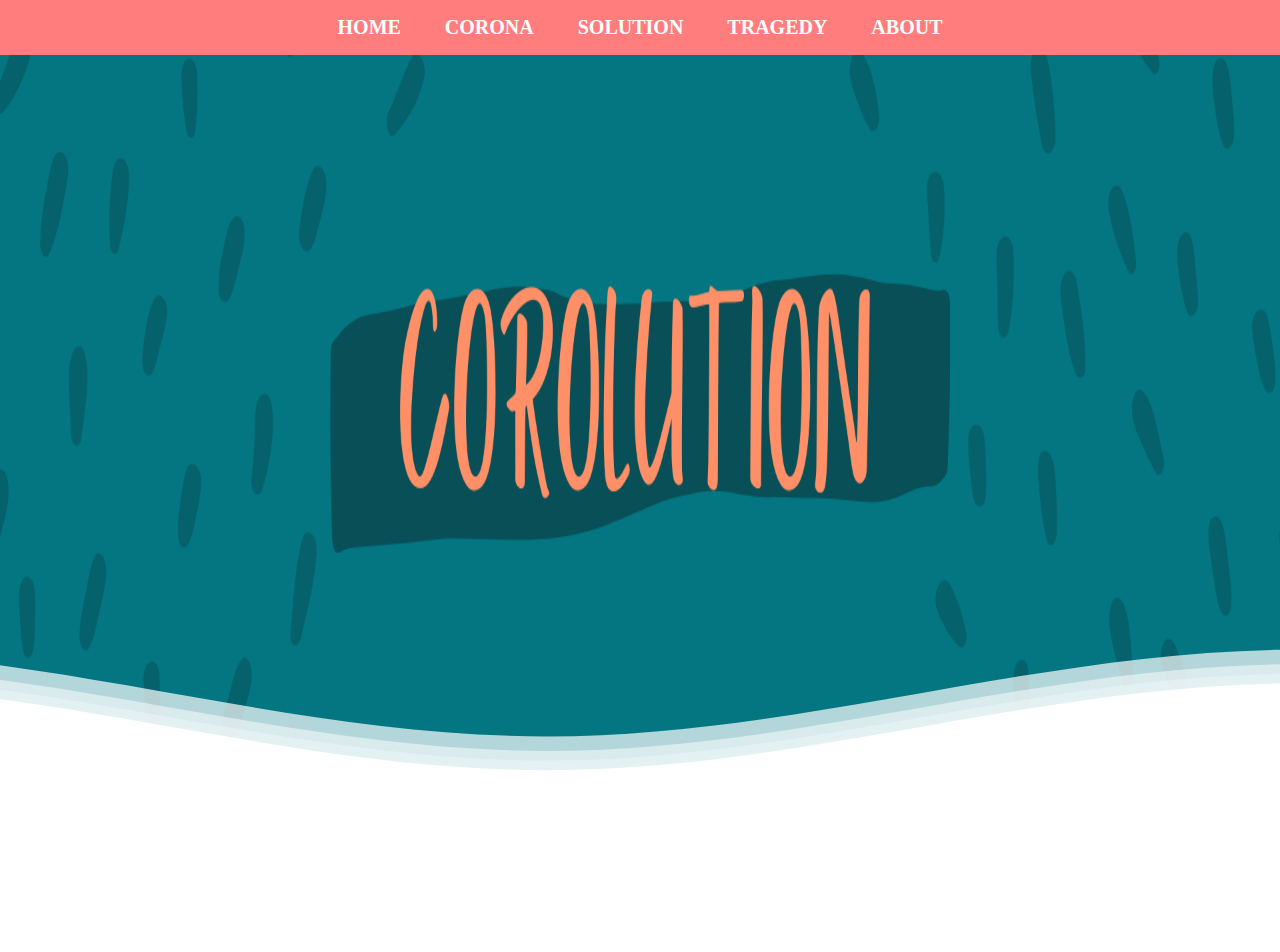
<file: index.html>
<!DOCTYPE html>
<html lang="en">
<head>
    <meta charset="UTF-8">
    <meta http-equiv="X-UA-Compatible" content="IE=edge">
    <meta name="viewport" content="width=device-width, initial-scale=1.0">
    <link rel="shortcut icon" type="image/filetype" href="./assets/faviconbulb.png"/>
    <link rel="stylesheet" href="style.css">
    <title>Home</title>
</head>
<body>

    <div class="container red topBotomBordersOut">
        <a href="./index.html" class="active">HOME</a>
      <a href="./corona.html">CORONA</a>
      <a href="./solution.html">SOLUTION</a>
      <a href="./trajedys.html">TRAGEDY</a>
      <a href="./about.html">ABOUT</a>
      </div>
      
   

<div class="header">

    <!--Content before waves-->
    <div class="inner-header flex">
        <!--Just the logo.. Don't mind this-->
        
        <h1></h1>
        </div>
    
    <!--Waves Container-->
    <div>
    <svg class="waves" xmlns="http://www.w3.org/2000/svg" xmlns:xlink="http://www.w3.org/1999/xlink"
    viewBox="0 24 150 28" preserveAspectRatio="none" shape-rendering="auto">
    <defs>
    <path id="gentle-wave" d="M-160 44c30 0 58-18 88-18s 58 18 88 18 58-18 88-18 58 18 88 18 v44h-352z" />
    </defs>
    <g class="parallax">
    <use xlink:href="#gentle-wave" x="48" y="0" fill="rgba(255,255,255,0.7" />
    <use xlink:href="#gentle-wave" x="48" y="3" fill="rgba(255,255,255,0.5)" />
    <use xlink:href="#gentle-wave" x="48" y="5" fill="rgba(255,255,255,0.3)" />
    <use xlink:href="#gentle-wave" x="48" y="7" fill="#fff" />
    </g>
    </svg>
    </div>
    <!--Waves end-->
    
    </div>
    <!--Header ends-->
    
    <!--Content starts-->
    <div class="content flex">
    <p></p>
    </div>
    <!--Content ends-->
</body>
</html>
</file>
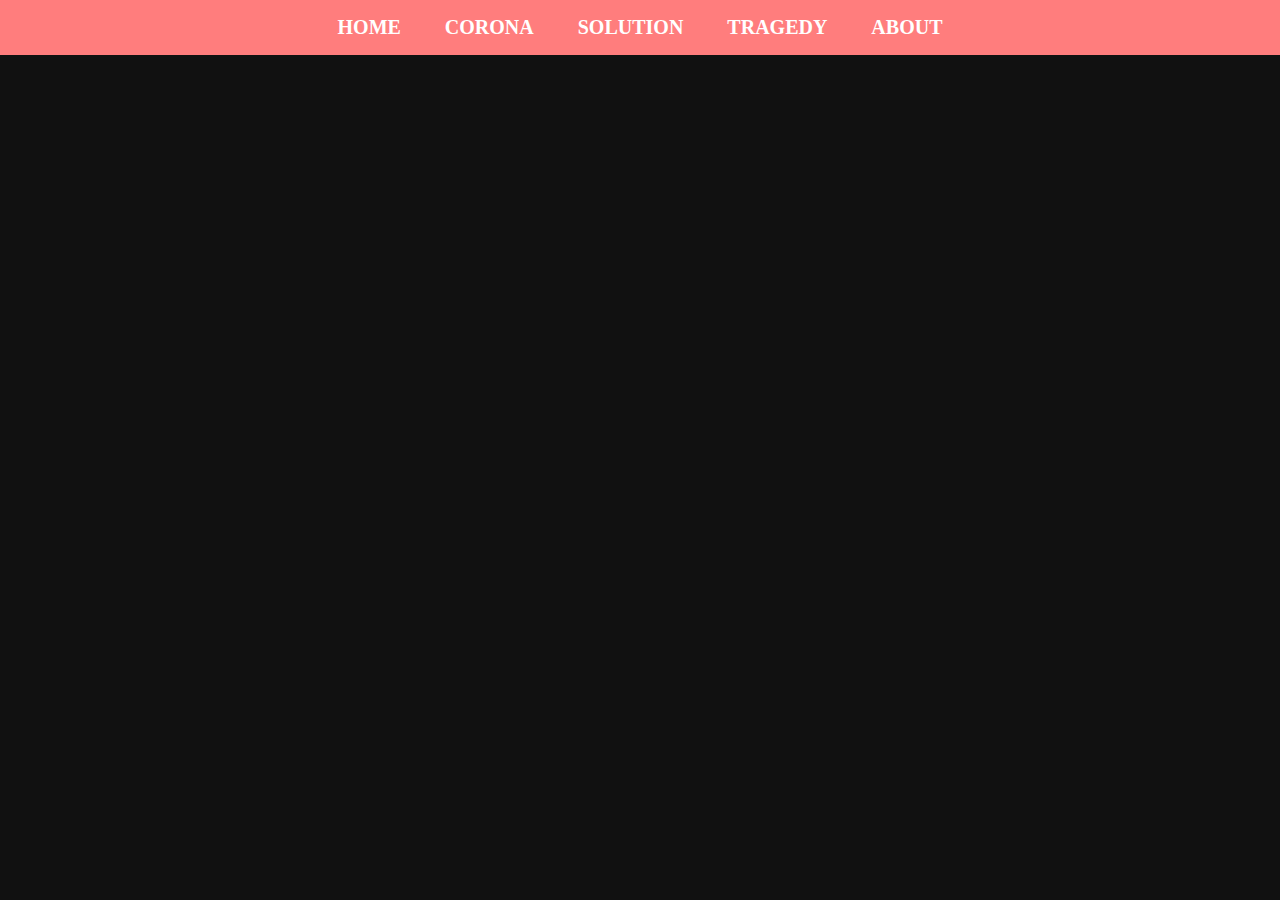
<file: about.html>
<!DOCTYPE html>
<html lang="en">
<head>
    <meta charset="UTF-8">
    <meta http-equiv="X-UA-Compatible" content="IE=edge">
    <meta name="viewport" content="width=device-width, initial-scale=1.0">
    <link rel="shortcut icon" type="image/filetype" href="./assets/faviconbulb.png"/>
    <link rel="stylesheet" href="about.css">
    <title>About</title>
</head>
<body>
    <div class="header">
        <div class="inner-header flex"></div></div>

        <div class="container red topBotomBordersOut">
            <a href="./index.html" class="active">HOME</a>
          <a href="./corona.html">CORONA</a>
          <a href="./solution.html">SOLUTION</a>
          <a href="./trajedys.html">TRAGEDY</a>
          <a href="./about.html">ABOUT</a>
          </div>

      
	<section class="pen">
		<div class="stage">
			<div class="element michael"></div>
			<div class="element franklin"></div>
			<div class="element trevor"></div>
		</div>
	</section>

<script src="./app.js"></script>

</body>
</html>
</file>
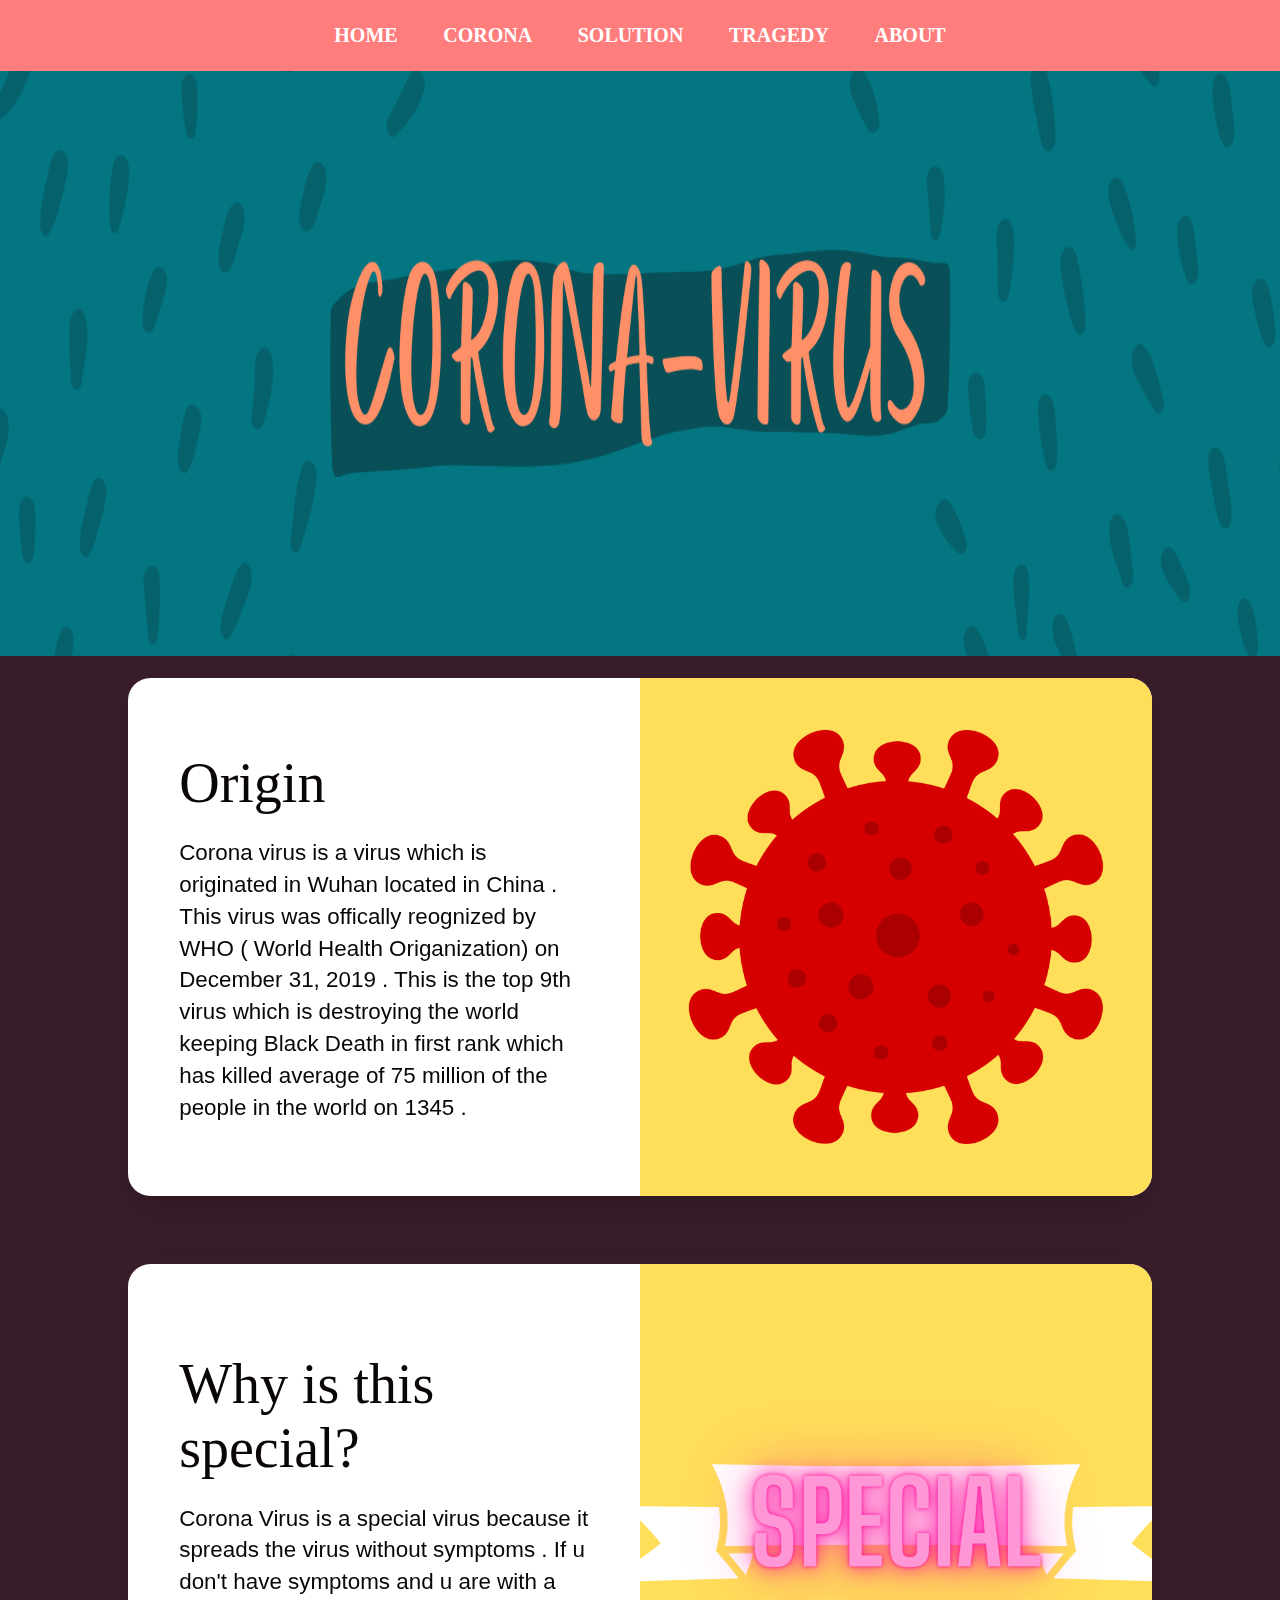
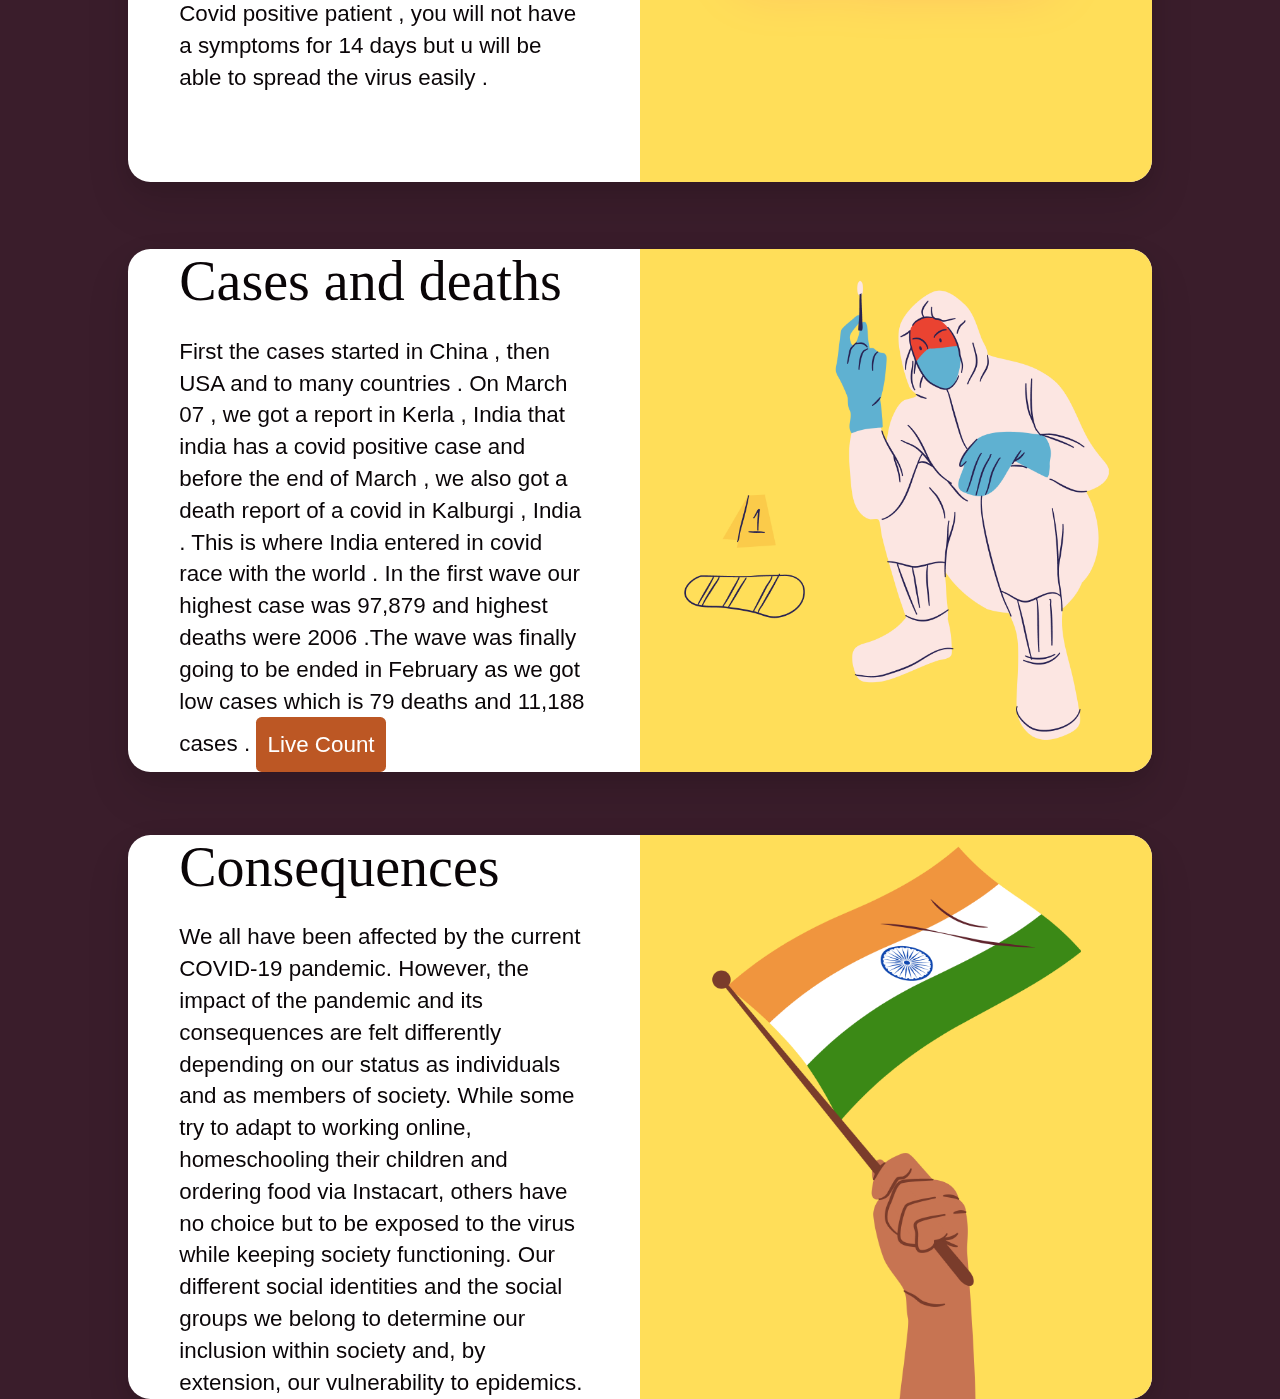
<file: corona.html>
<!DOCTYPE html>
<html lang="en">
<head>
    <meta charset="UTF-8">
    <meta http-equiv="X-UA-Compatible" content="IE=edge">
    <meta name="viewport" content="width=device-width, initial-scale=1.0">
	<link rel="shortcut icon" type="image/filetype" href="./assets/faviconbulb.png"/>
    <link rel="stylesheet" href="corona.css">
    <title>Coronavirus</title>
</head>
<body>

	<div class="container red topBotomBordersOut">
        <a href="./index.html" class="active">HOME</a>
      <a href="./corona.html">CORONA</a>
      <a href="./solution.html">SOLUTION</a>
      <a href="./trajedys.html">TRAGEDY</a>
      <a href="./about.html">ABOUT</a>
      </div>

    <div class="header">
    <div class="inner-header flex"></div></div>
<main>
	<ul id="cards">
		<li class="card" id="card_1">
			<div class="card__content">
				<div>
					<h2>Origin</h2>
					<p>Corona virus is a virus which is originated in Wuhan located in China . This virus was offically reognized by
						WHO ( World Health Origanization) on December 31, 2019 . This is the top 9th virus which is destroying the
						world keeping Black Death in first rank which has killed average of 75 million of the people in the world on
						1345 .</p>
				</div>
				<figure>
					<img src="./assets/Corolovution images.png" alt="Image description">
				</figure>
			</div>
		</li>
		<li class="card" id="card_2">
			<div class="card__content">
				<div>
					<h2>Why is this special?</h2>
					<p>Corona Virus is a special virus because it spreads the virus without symptoms . If u don't have symptoms and
						u are with a Covid positive patient , you will not have a symptoms for 14 days but u will be able to spread
						the virus easily .</p>
				</div>
				<figure>
					<img src="./assets/Corolovution images (1).png" alt="Image description">
				</figure>
			</div>
		</li>
		<li class="card" id="card_3">
			<div class="card__content">
				<div>
					<h2>Cases and deaths</h2>
					<p>First the cases started in China , then USA and to many countries . On March 07 , we got a report in Kerla ,
						India that india has a covid positive case and before the end of March , we also got a death report of a covid
						in Kalburgi , India . This is where India entered in covid race with the world . In the first wave our highest
						case was 97,879 and highest deaths were 2006 .The wave was finally going to be ended in February as we got
						low cases which is 79 deaths and 11,188 cases .
						<a class="btn btn-success" href="https://www.worldometers.info/coronavirus/" target="_blank">Live Count</a>
				</div>
				<figure>
					<img src="./assets/Corolovution images (2).png" alt="Image description">
				</figure>
			</div>
		</li>
		<li class="card" id="card_4">
			<div class="card__content">
				<div>
					<h2>Consequences</h2>
					<p>We all have been affected by the current COVID-19 pandemic. However, the impact of the pandemic and its consequences are felt differently depending on our status as individuals and as members of society. While some try to adapt to working online, homeschooling their children and ordering food via Instacart, others have no choice but to be exposed to the virus while keeping society functioning. Our different social identities and the social groups we belong to determine our inclusion within society and, by extension, our vulnerability to epidemics.</p>
				</div>
				<figure>
					<img src="./assets/Corolovution images (3).png" alt="Image description">
				</figure>
			</div>
		</li>
	</ul>
</main>
<aside>
	
</aside>
</body>
</html>
</file>
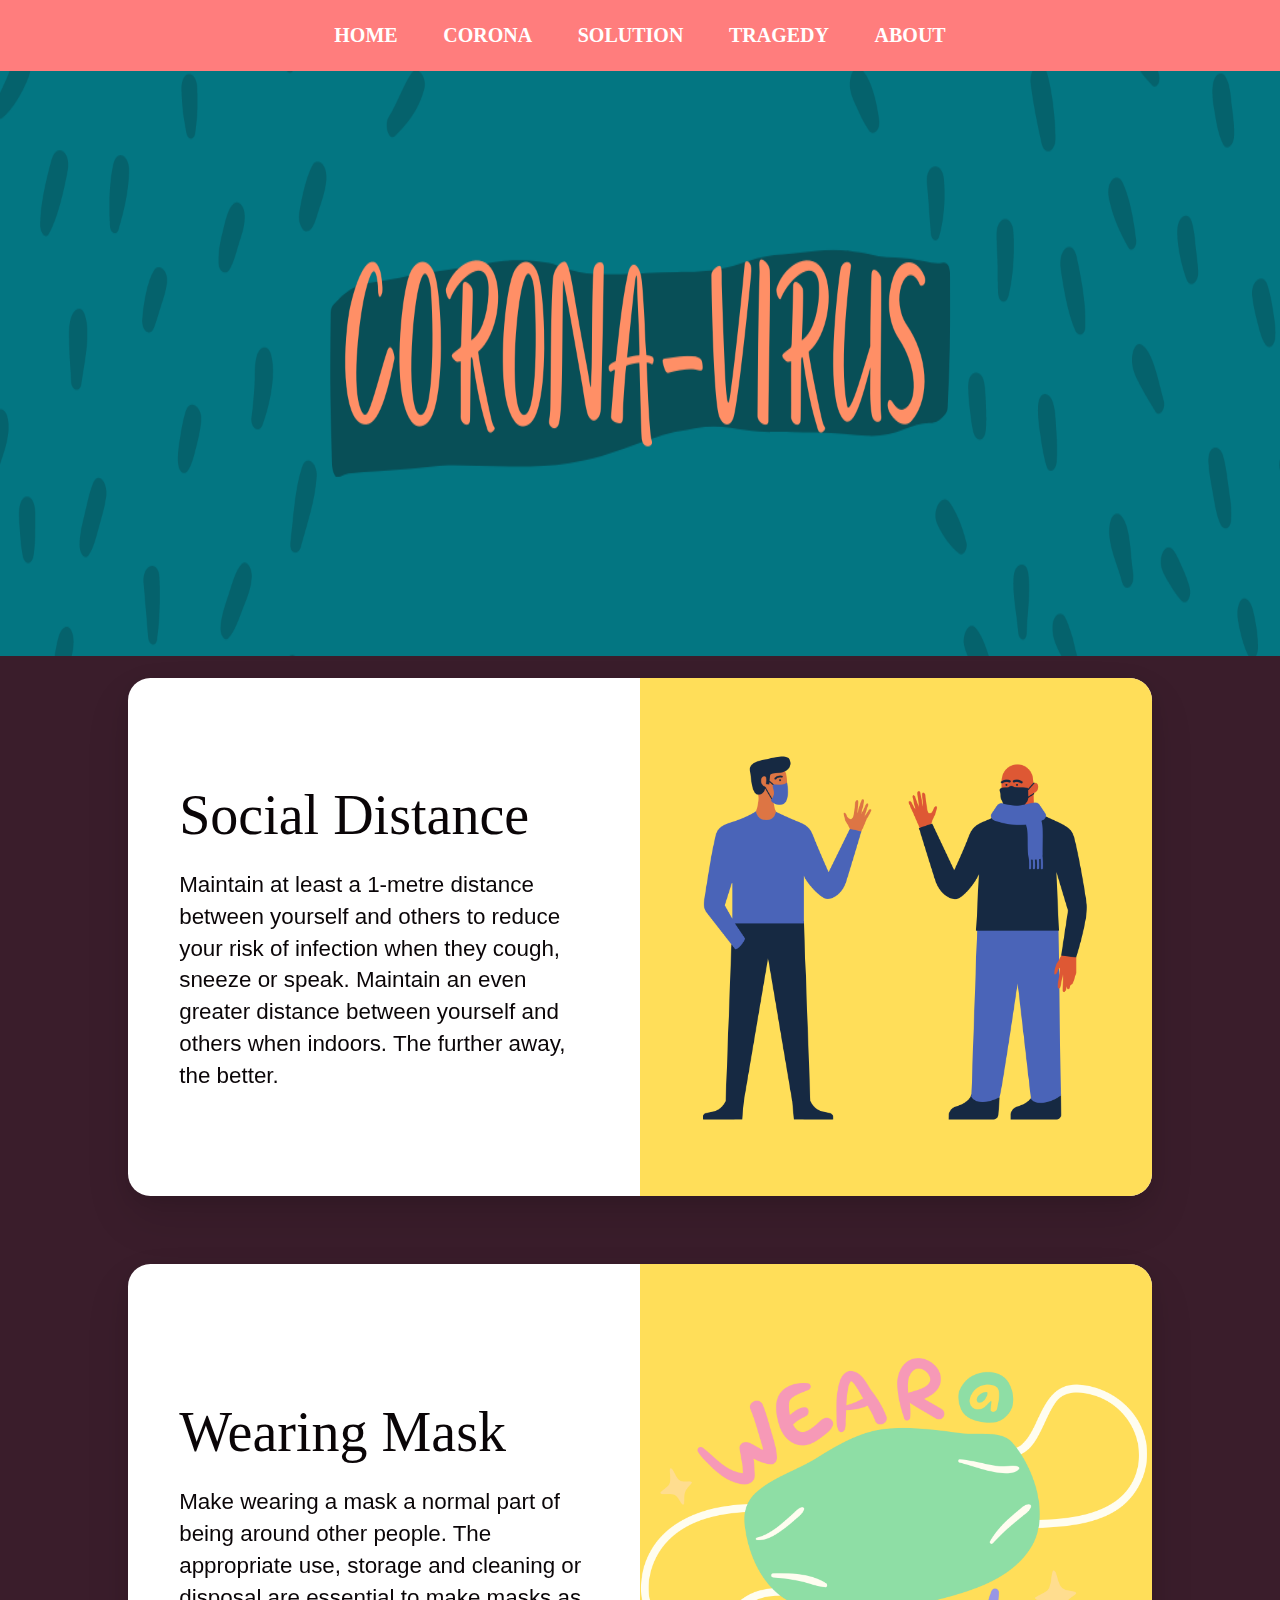
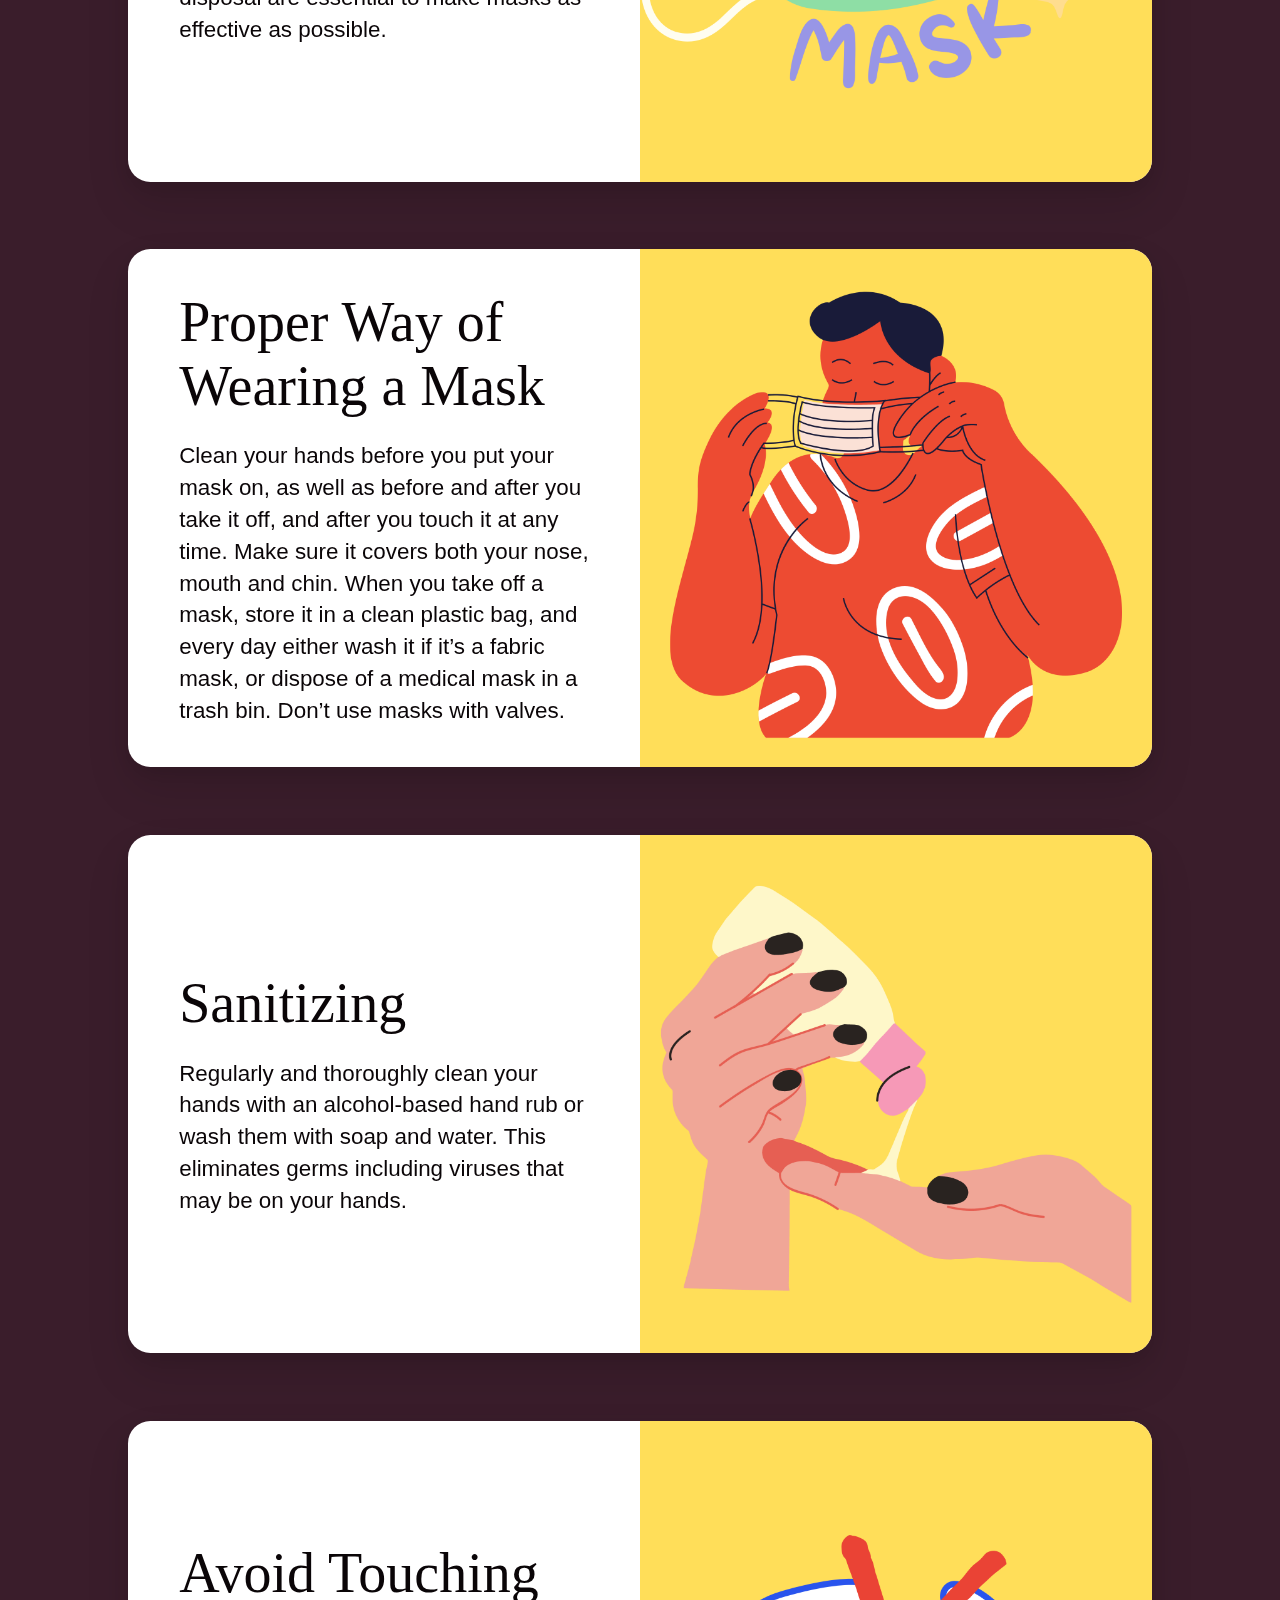
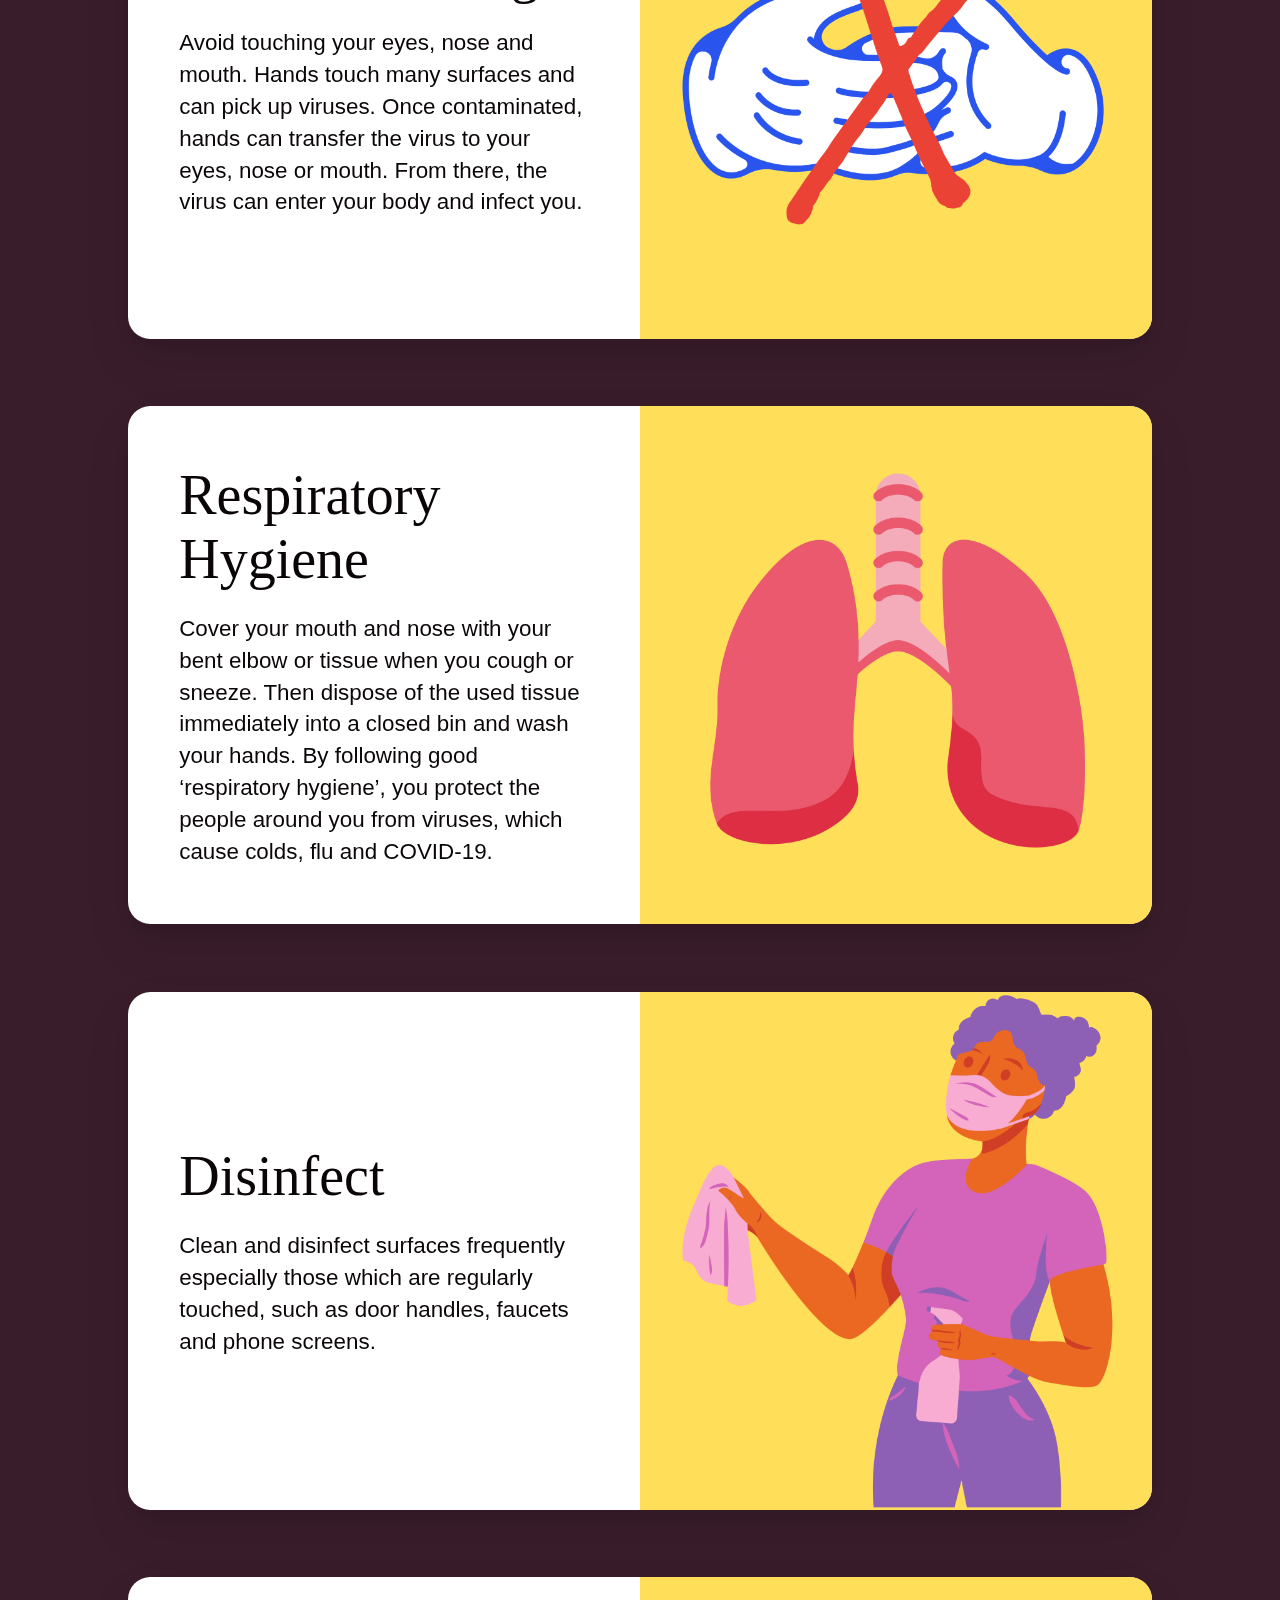
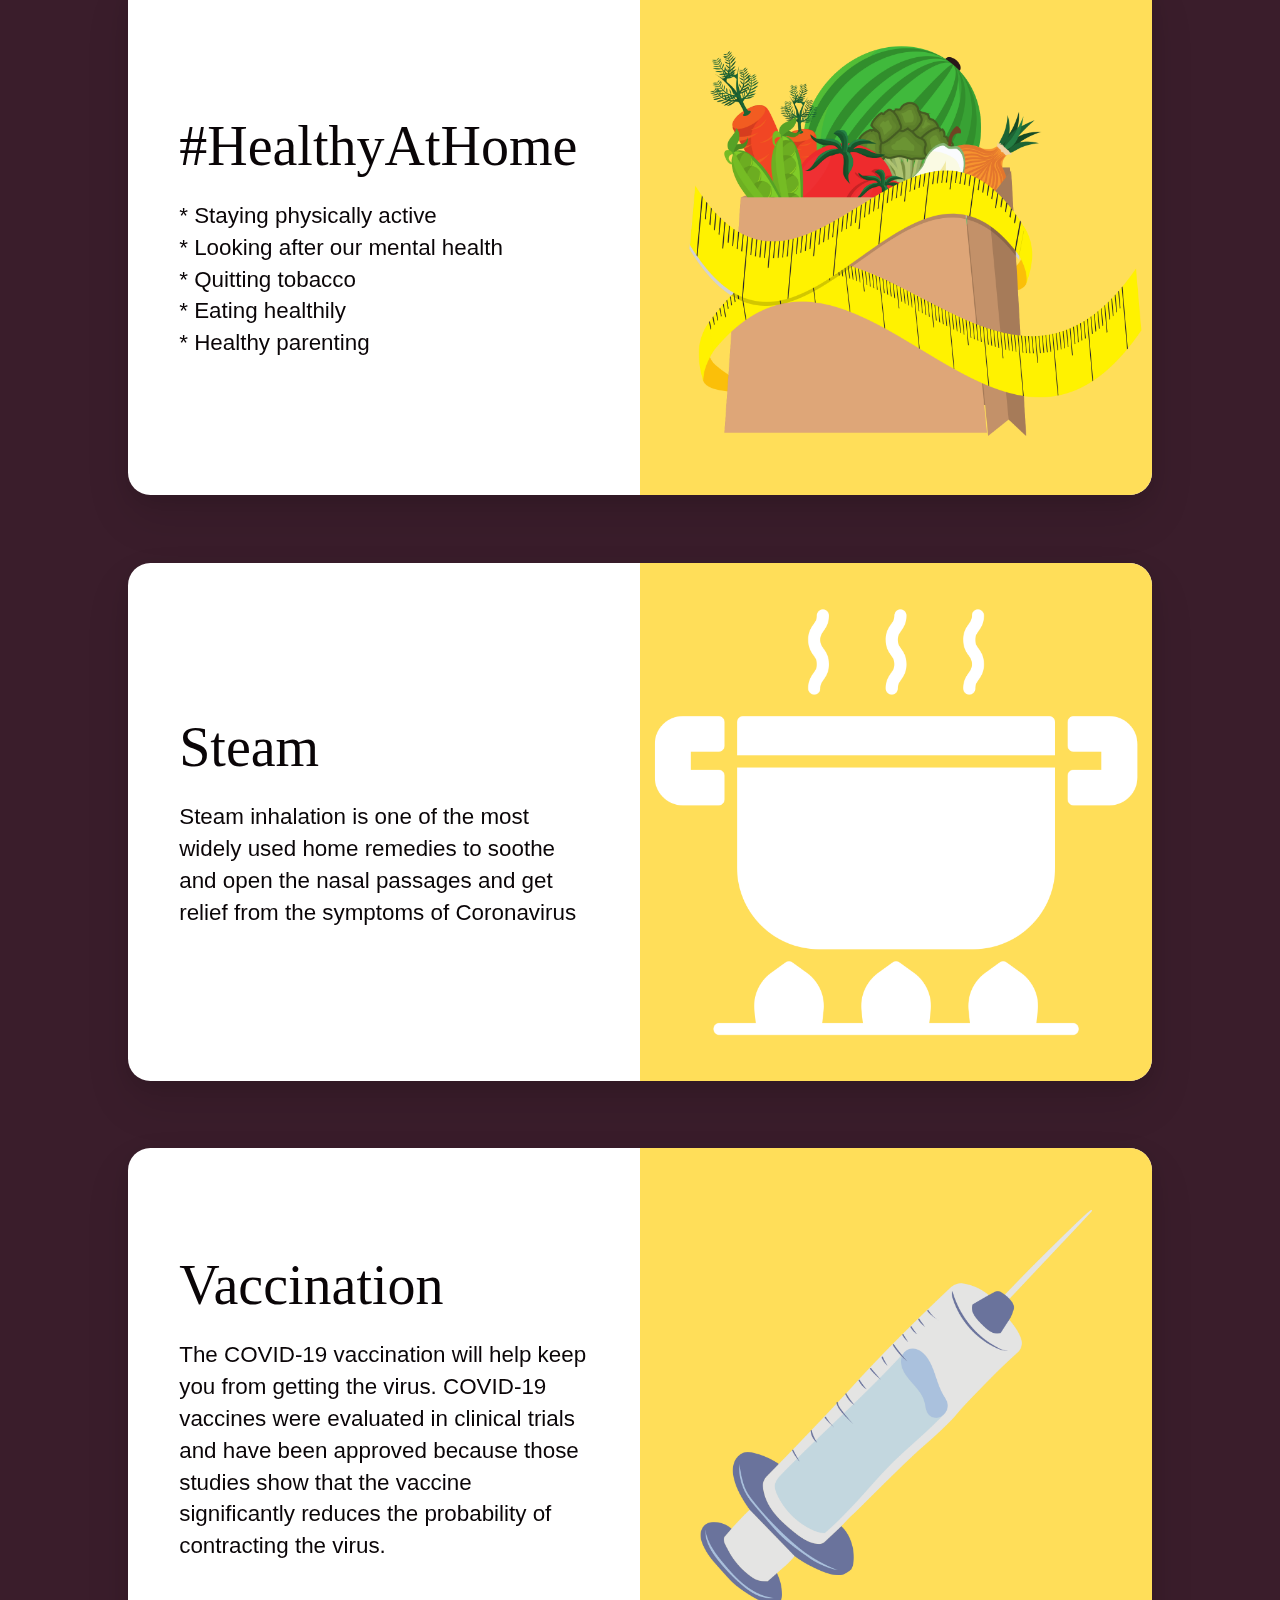
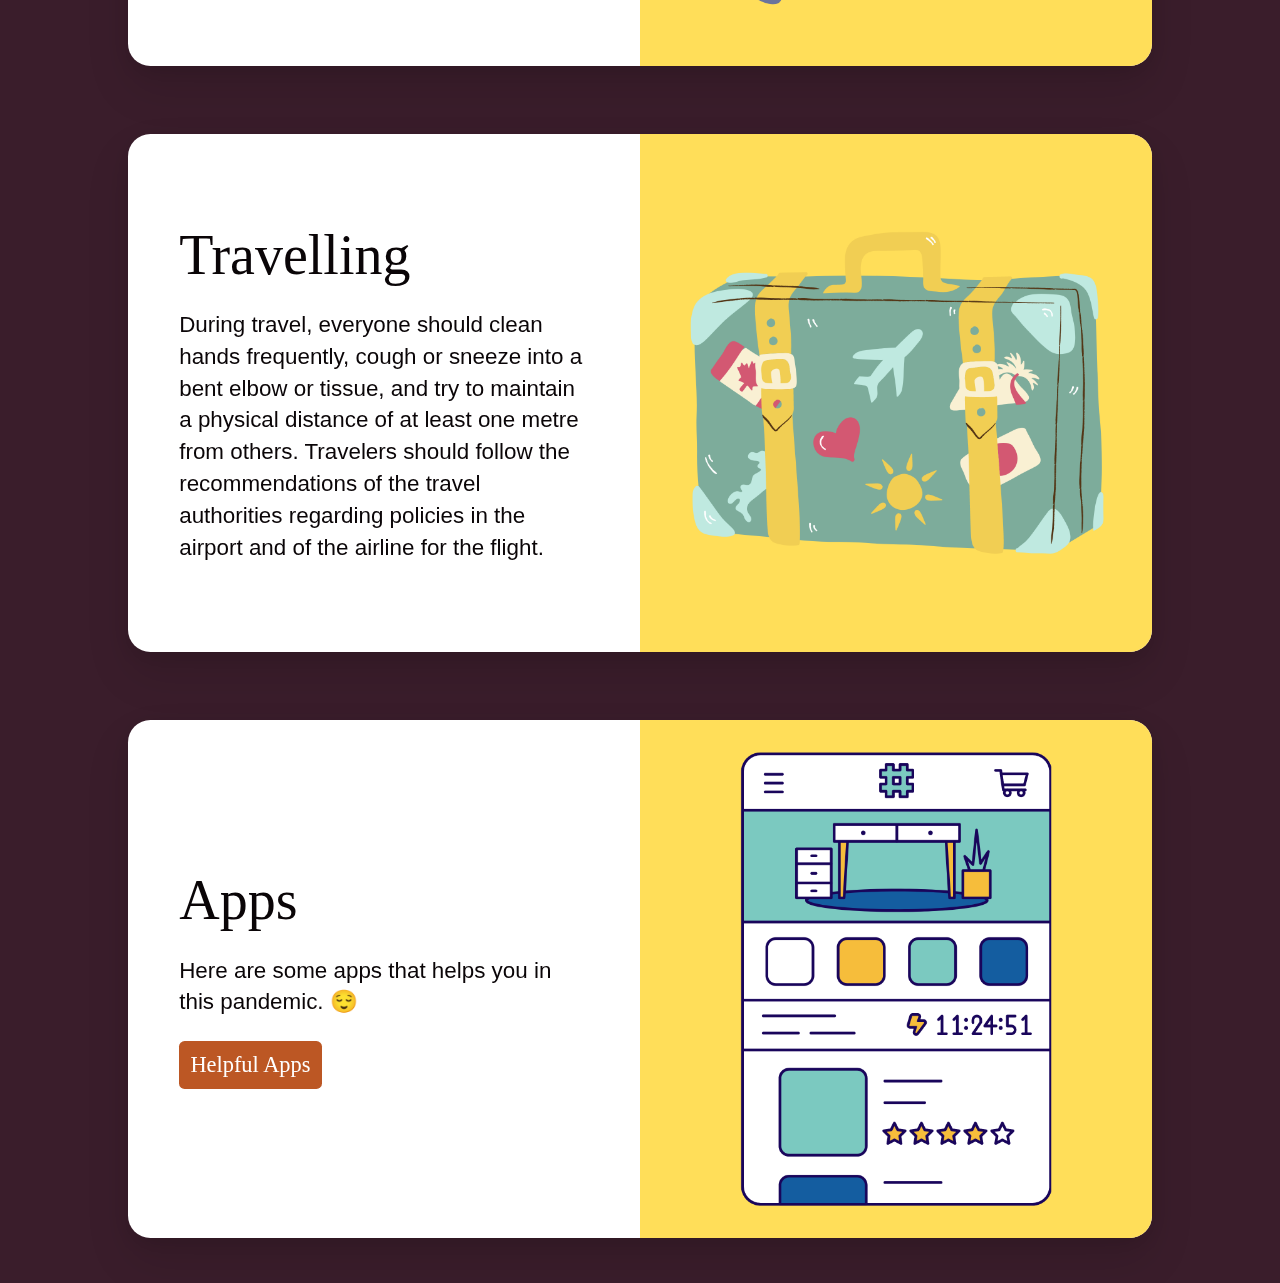
<file: solution.html>
<!DOCTYPE html>
<html lang="en">
<head>
    <meta charset="UTF-8">
    <meta http-equiv="X-UA-Compatible" content="IE=edge">
    <meta name="viewport" content="width=device-width, initial-scale=1.0">
	<link rel="shortcut icon" type="image/filetype" href="./assets/faviconbulb.png"/>
    <link rel="stylesheet" href="corona.css">
    <title>Solution</title>
</head>
<body>

	<div class="container red topBotomBordersOut">
        <a href="./index.html" class="active">HOME</a>
      <a href="./corona.html">CORONA</a>
      <a href="./solution.html">SOLUTION</a>
      <a href="./trajedys.html">TRAGEDY</a>
      <a href="./about.html">ABOUT</a>
      </div>

    <div class="header">
    <div class="inner-header flex"></div></div>
<main>
	<ul id="cards">
		<li class="card" id="card_1">
			<div class="card__content">
				<div>
					<h2>Social Distance</h2>
					<p>Maintain at least a 1-metre distance between yourself and others to reduce your risk of infection when they cough, sneeze or speak. Maintain an even greater distance between yourself and others when indoors. The further away, the better.</p>
				</div>
				<figure>
					<img src="./assets/Corolovution images (13).png" alt="Image description">
				</figure>
			</div>
		</li>
		<li class="card" id="card_2">
			<div class="card__content">
				<div>
					<h2>Wearing Mask</h2>
					<p>Make wearing a mask a normal part of being around other people. The appropriate use, storage and cleaning or disposal are essential to make masks as effective as possible.</p>
				</div>
				<figure>
					<img src="./assets/Corolovution images (14).png" alt="Image description">
				</figure>
			</div>
		</li>
		<li class="card" id="card_3">
			<div class="card__content">
				<div>
					<h2>Proper Way of Wearing a Mask</h2>
					<p>Clean your hands before you put your mask on, as well as before and after you take it off, and after you touch it at any time.
                        Make sure it covers both your nose, mouth and chin.
                        When you take off a mask, store it in a clean plastic bag, and every day either wash it if it’s a fabric mask, or dispose of a medical mask in a trash bin.
                        Don’t use masks with valves.
	
				</div>
				<figure>
					<img src="./assets/Corolovution images (15).png" alt="Image description">
				</figure>
			</div>
		</li>
		<li class="card" id="card_4">
			<div class="card__content">
				<div>
					<h2>Sanitizing</h2>
					<p>Regularly and thoroughly clean your hands with an alcohol-based hand rub or wash them with soap and water. This eliminates germs including viruses that may be on your hands.</p>
				</div>
				<figure>
					<img src="./assets/Corolovution images (4).png" alt="Image description">
				</figure>
			</div>
		</li>
	</ul>
</main>
<aside>
	
</aside>













































































<main>
	<ul id="cards">
		<li class="card" id="card_1">
			<div class="card__content">
				<div>
					<h2>Avoid Touching</h2>
					<p>Avoid touching your eyes, nose and mouth. Hands touch many surfaces and can pick up viruses. Once contaminated, hands can transfer the virus to your eyes, nose or mouth. From there, the virus can enter your body and infect you.</p>
				</div>
				<figure>
					<img src="./assets/Corolovution images (5).png" alt="Image description">
				</figure>
			</div>
		</li>
		<li class="card" id="card_2">
			<div class="card__content">
				<div>
					<h2>Respiratory Hygiene</h2>
					<p>Cover your mouth and nose with your bent elbow or tissue when you cough or sneeze. Then dispose of the used tissue immediately into a closed bin and wash your hands. By following good ‘respiratory hygiene’, you protect the people around you from viruses, which cause colds, flu and COVID-19.</p>
				</div>
				<figure>
					<img src="./assets/Corolovution images (6).png" alt="Image description">
				</figure>
			</div>
		</li>
		<li class="card" id="card_3">
			<div class="card__content">
				<div>
					<h2>Disinfect</h2>
					<p>Clean and disinfect surfaces frequently especially those which are regularly touched, such as door handles, faucets and phone screens.
				</div>
				<figure>
					<img src="./assets/Corolovution images (7).png" alt="Image description">
				</figure>
			</div>
		</li>
		<li class="card" id="card_4">
			<div class="card__content">
				<div>
					<h2>#HealthyAtHome</h2>
					<p>* Staying physically active <br> * Looking after our mental health <br> * Quitting tobacco <br> * Eating healthily <br> * Healthy parenting</p>
				</div>
				<figure>
					<img src="./assets/Corolovution images (8).png" alt="Image description">
				</figure>
			</div>
		</li>
	</ul>
</main>
<aside>
	
</aside>












































<main>
	<ul id="cards">
		<li class="card" id="card_1">
			<div class="card__content">
				<div>
					<h2>Steam</h2>
					<p>Steam inhalation is one of the most widely used home remedies to soothe and open the nasal passages and get relief from the symptoms of Coronavirus</p>
				</div>
				<figure>
					<img src="./assets/Corolovution images (9).png" alt="Image description">
				</figure>
			</div>
		</li>
		<li class="card" id="card_2">
			<div class="card__content">
				<div>
					<h2>Vaccination</h2>
					<p>The COVID-19 vaccination will help keep you from getting the virus.
                        COVID-19 vaccines were evaluated in clinical trials and have been approved because those studies show that the vaccine significantly reduces the probability of contracting the virus.</p>
				</div>
				<figure>
					<img src="./assets/Corolovution images (10).png" alt="Image description">
				</figure>
			</div>
		</li>
		<li class="card" id="card_3">
			<div class="card__content">
				<div>
					<h2>Travelling</h2>
					<p>During travel, everyone should clean hands frequently, cough or sneeze into a bent elbow or tissue, and try to maintain a physical distance of at least one metre from others. Travelers should follow the recommendations of the travel authorities regarding policies in the airport and of the airline for the flight.
				</div>
				<figure>
					<img src="./assets/Corolovution images (11).png" alt="Image description">
				</figure>
			</div>
		</li>
		<li class="card" id="card_4">
			<div class="card__content">
				<div>
					<h2>Apps</h2>
					<p>Here are some apps that helps you in this pandemic. 😌</p>
                    <a class="btn btn-success" href="https://www.geospatialworld.net/blogs/popular-apps-covid-19/" target="_blank">Helpful Apps</a>
				</div>
				<figure>
					<img src="./assets/Corolovution images (12).png" alt="Image description">
				</figure>
			</div>
		</li>
	</ul>
</main>
<aside>
	
</aside>
</body>
</html>
</file>
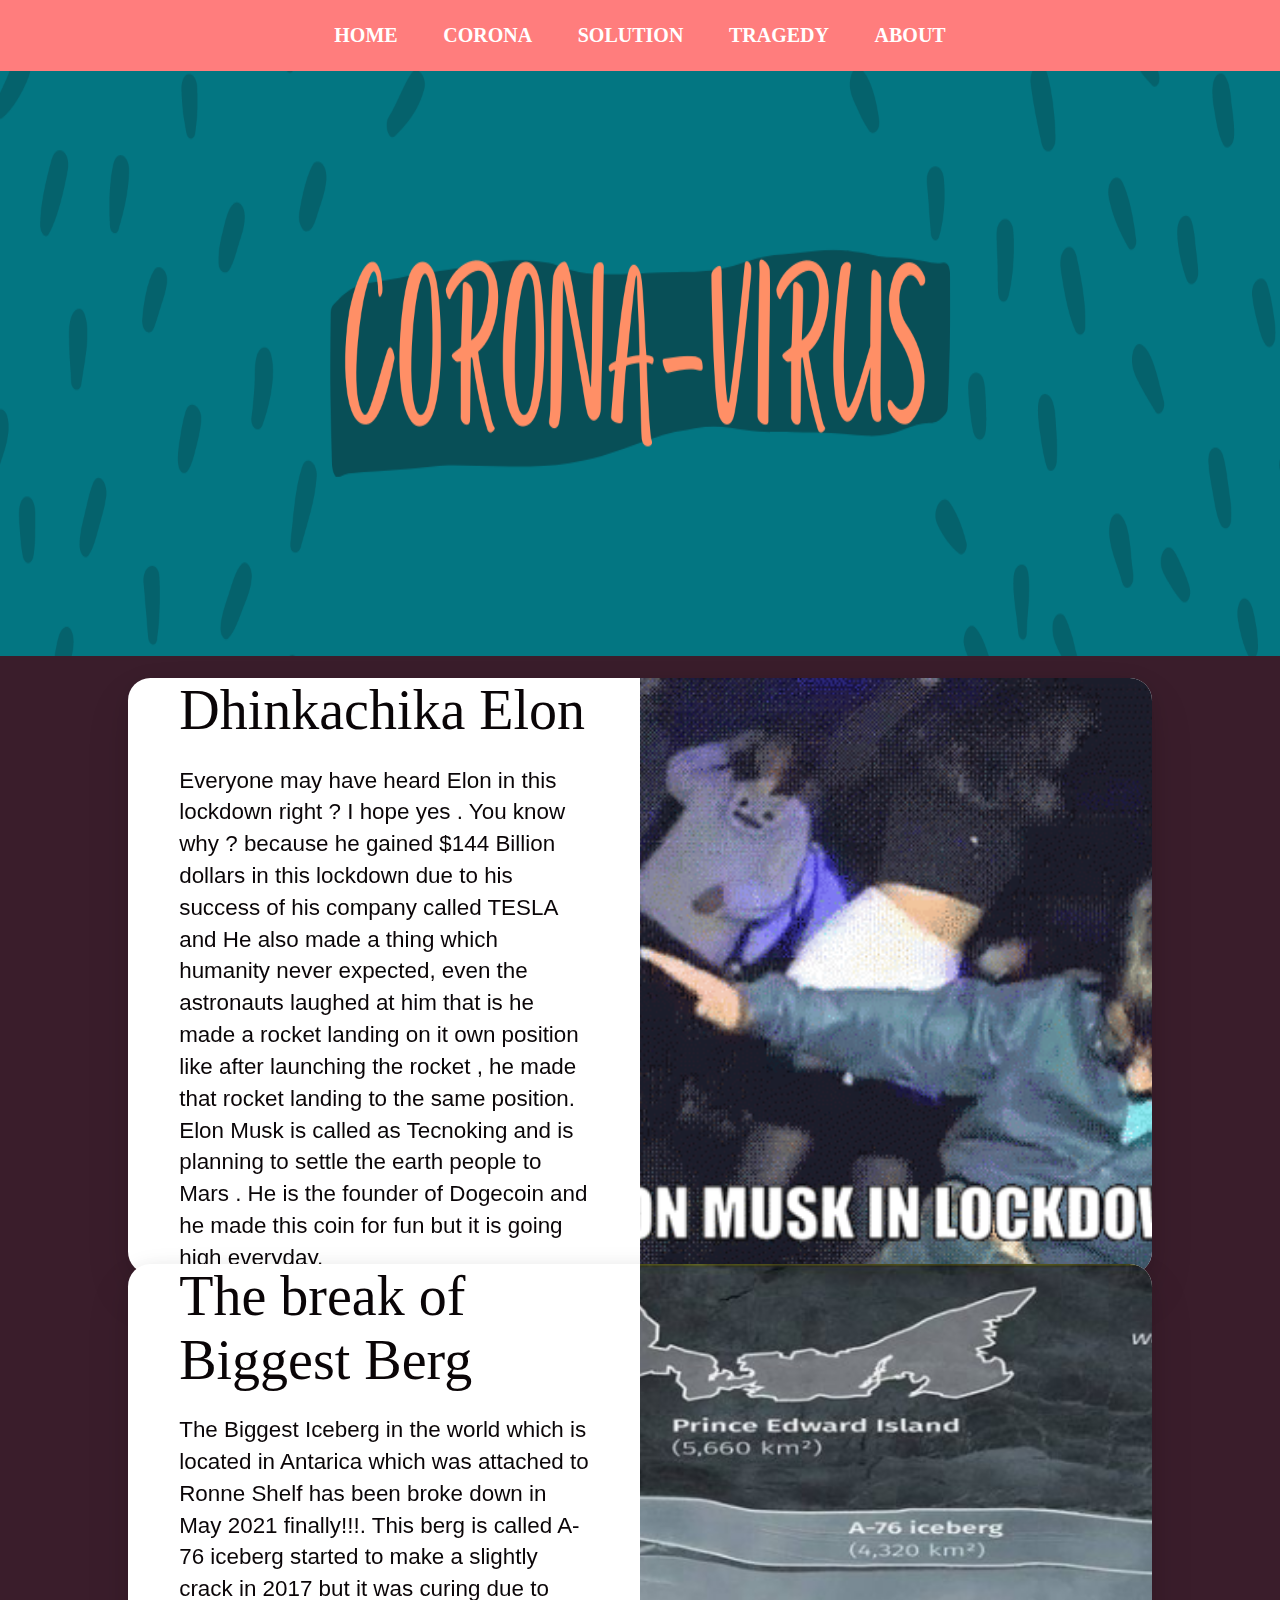
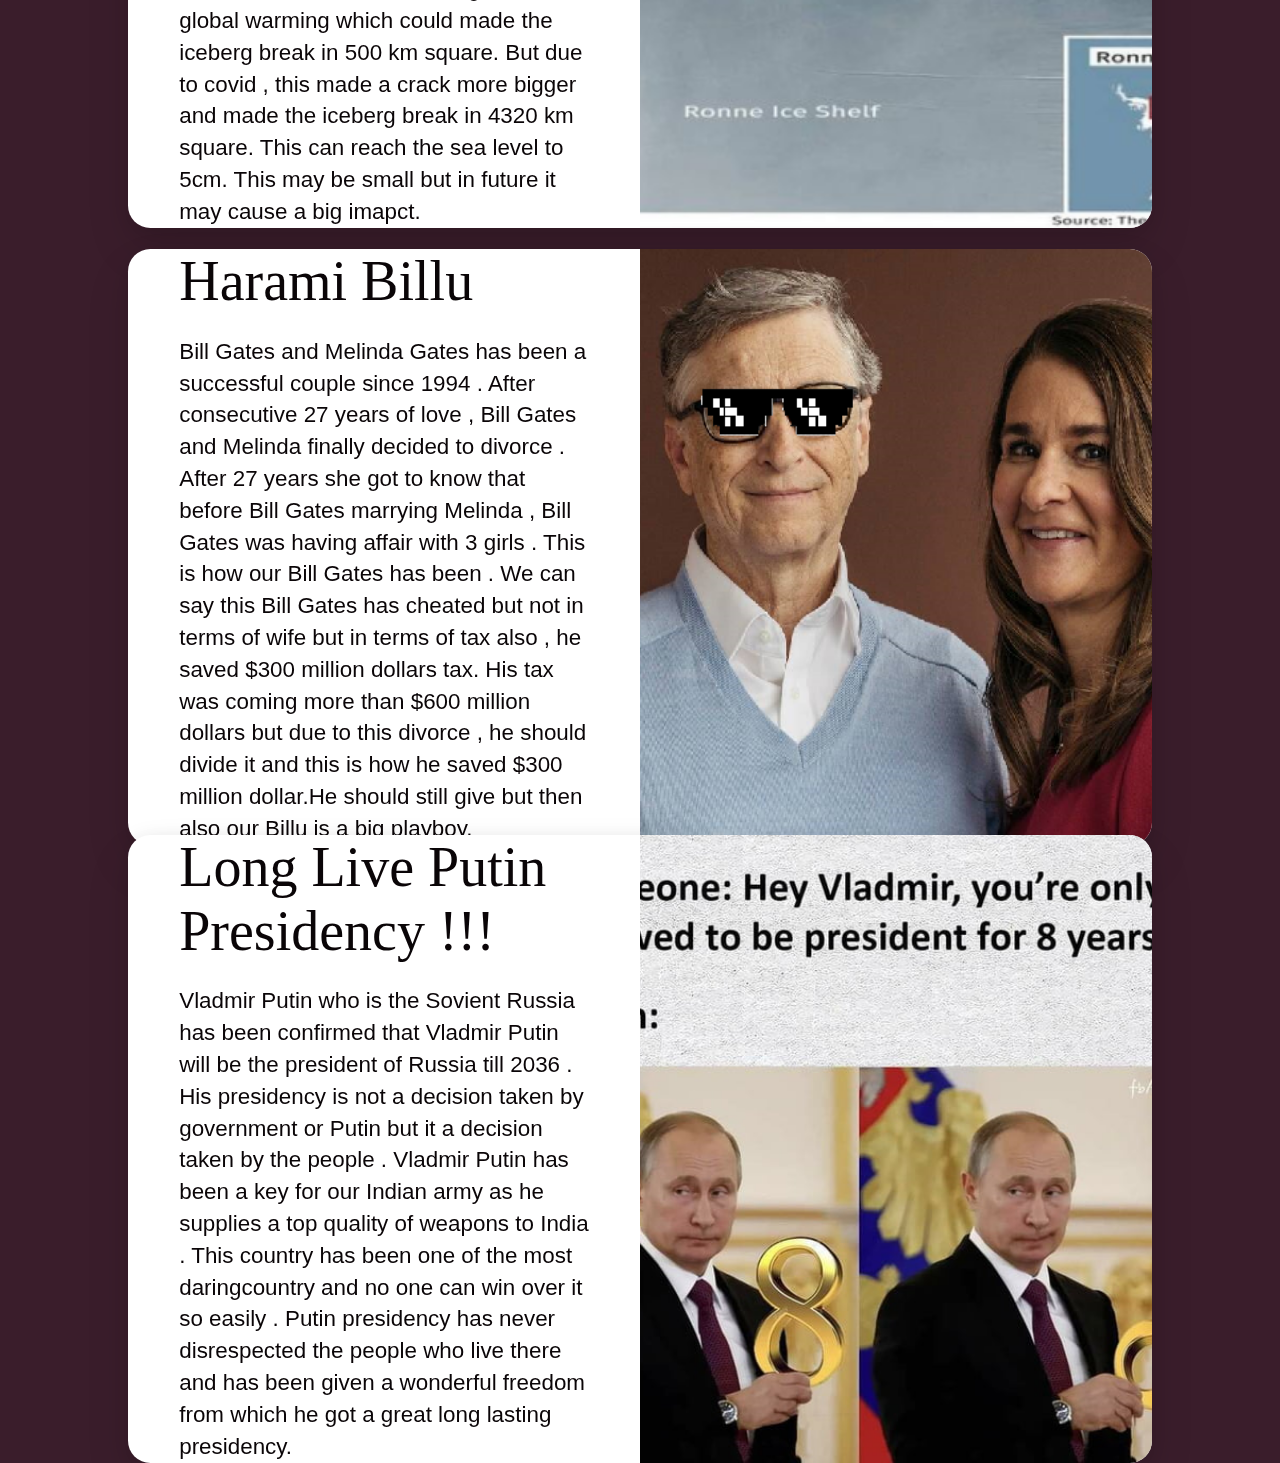
<file: trajedys.html>
<!DOCTYPE html>
<html lang="en">
<head>
    <meta charset="UTF-8">
    <meta http-equiv="X-UA-Compatible" content="IE=edge">
    <meta name="viewport" content="width=device-width, initial-scale=1.0">
	<link rel="shortcut icon" type="image/filetype" href="./assets/faviconbulb.png"/>
    <link rel="stylesheet" href="corona.css">
    <title>Trajedy</title>
</head>
<body>

	<div class="container red topBotomBordersOut">
        <a href="./index.html" class="active">HOME</a>
      <a href="./corona.html">CORONA</a>
      <a href="./solution.html">SOLUTION</a>
      <a href="./trajedys.html">TRAGEDY</a>
      <a href="./about.html">ABOUT</a>
      </div>

    <div class="header">
    <div class="inner-header flex"></div></div>
<main>
	<ul id="cards">
		<li class="card" id="card_1">
			<div class="card__content">
				<div>
					<h2>Dhinkachika Elon</h2>
					<p>Everyone may have heard Elon in this lockdown right ? I hope yes . You know why ? because he 
                        gained $144 Billion dollars in this lockdown due to his success of his company called TESLA and 
                        He also made a thing which humanity never expected, even the astronauts laughed at him that is 
                        he made a rocket landing on it own position like after launching the rocket , he made that rocket
                        landing to the same position. Elon Musk is called as Tecnoking and is planning to settle the 
                        earth people to Mars . He is the founder of Dogecoin and he made this coin for fun but it is 
                        going high everyday.</p>
				</div>
				<figure>
					<img src="./assets/elon.gif" alt="Image description">
				</figure>
			</div>
		</li>
		<li class="card" id="card_2">
			<div class="card__content">
				<div>
					<h2>The break of Biggest Berg</h2>
					<p>The Biggest Iceberg in the world which is located in Antarica which was attached to Ronne Shelf has been broke down in May 2021 finally!!!. This berg is called A-76 iceberg started to make a slightly crack in 2017 but it was curing due to global warming which could made the iceberg break in 500 km square. But due to covid , this made a crack more bigger and made the iceberg break in 4320 km square. This can reach the sea level to 5cm. This may be small but in future it may cause a big imapct.</p>
				</div>
				<figure>
					<img src="./assets/icce.png" alt="Image description">
				</figure>
			</div>
		</li>
		<li class="card" id="card_3">
			<div class="card__content">
				<div>
					<h2>Harami Billu</h2>
					<p>Bill Gates and Melinda Gates has been a successful couple since 1994 . After 
                        consecutive 27 years of love , Bill Gates and Melinda finally decided to divorce . After 27 years she got to know that before Bill Gates marrying
                    Melinda , Bill Gates was having affair with 3 girls . This is how our Bill Gates has been .  We can say this Bill
              Gates has cheated but not in terms of wife but in terms of tax also , he saved $300 million dollars tax. 
            His tax was coming more than $600 million dollars but due to this divorce , he should divide it and this is 
          how he saved $300 million dollar.He should still give but then also our Billu is a big playboy.

				</div>
				<figure>
					<img src="./assets/bill gates.png" alt="Image description">
				</figure>
			</div>
		</li>
		<li class="card" id="card_4">
			<div class="card__content">
				<div>
					<h2> Long Live Putin Presidency !!!</h2>
					<p>Vladmir Putin who is the Sovient Russia has been confirmed that Vladmir Putin
                        will be the president of Russia till 2036 .  His presidency
                         is not a decision taken by government or Putin but it a decision taken by the people .  Vladmir
                          Putin has been a key for our Indian army as he supplies a top quality of weapons to India .
                            This country has been one of the most daringcountry and no one can win over it so easily . Putin presidency has never disrespected the 
            people who live there and has been given a wonderful freedom from which he got a great long lasting presidency.</p>
				</div>
				<figure>
					<img src="./assets/putin.jpg" alt="Image description">
				</figure>
			</div>
		</li>
	</ul>
</main>
<aside>
	
</aside>
</body>
</html>
</file>
<file: style.css>
@import url(//fonts.googleapis.com/css?family=Lato:300:400);

body {
  margin:0;
  padding: 0%;
}

@import 'https://fonts.googleapis.com/css?family=Raleway';

div.container
{
    font-family: Raleway;
    margin: 0 auto;
	padding: 1em 3em;
	text-align: center;
}

div.container a
{
    color: #FFF;
    text-decoration: none;
    font: 20px Raleway;
    margin: 0px 10px;
    padding: 10px 10px;
    position: relative;
    z-index: 0;
    cursor: pointer;
    font-weight: 700;
}

.red
{
    background: #ff7d7d;
    background-blend-mode: lighten;
}

div.topBotomBordersOut a:before, div.topBotomBordersOut a:after
{
    position: absolute;
    left: 0px;
    width: 100%;
    height: 2px;
    background: #FFF;
    content: "";
    opacity: 0;
    transition: all 0.3s;
}

div.topBotomBordersOut a:before
{
    top: 0px;
    transform: translateY(10px);
}

div.topBotomBordersOut a:after
{
    bottom: 0px;
    transform: translateY(-10px);
}

div.topBotomBordersOut a:hover:before, div.topBotomBordersOut a:hover:after
{
    opacity: 1;
    transform: translateY(0px);
}

div.circleBehind a:after
{
    border-width: 2px;
    transition: all 0.4s;
}

div.circleBehind a:hover:before
{
    opacity: 1;
    transform: translateX(-50%) translateY(-50%) scale(1);
}

div.circleBehind a:hover:after
{
    opacity: 1;
    transform: translateX(-50%) translateY(-50%) scale(1.3);
}


h1 {
  font-family: 'Lato', sans-serif;
  font-weight:300;
  letter-spacing: 2px;
  font-size:48px;
}
p {
  font-family: 'Lato', sans-serif;
  letter-spacing: 1px;
  font-size:14px;
  color: #333333;
}

.header {
  background-size: 100% 100%;
  background-image: url('./assets/COROLUTION\ \(5\).png')
}
.logo {
  width:50px;
  fill:white;
  padding-right:15px;
  display:inline-block;
  vertical-align: middle;
}

.inner-header {
  height:65vh;
  width:100%;
  margin: 0;
  padding: 0;
}

.flex { /*Flexbox for containers*/
  display: flex;
  justify-content: center;
  align-items: center;
  text-align: center;
}

.waves {
  position:relative;
  width: 100%;
  height:15vh;
  margin-bottom:-7px; /*Fix for safari gap*/
  min-height:100px;
  max-height:150px;
}

.content {
  position:relative;
  height:20vh;
  text-align:center;
  background-color: white;
}

/* Animation */

.parallax > use {
  animation: move-forever 25s cubic-bezier(.55,.5,.45,.5)     infinite;
}
.parallax > use:nth-child(1) {
  animation-delay: -2s;
  animation-duration: 7s;
}
.parallax > use:nth-child(2) {
  animation-delay: -3s;
  animation-duration: 10s;
}
.parallax > use:nth-child(3) {
  animation-delay: -4s;
  animation-duration: 13s;
}
.parallax > use:nth-child(4) {
  animation-delay: -5s;
  animation-duration: 20s;
}
@keyframes move-forever {
  0% {
   transform: translate3d(-90px,0,0);
  }
  100% { 
    transform: translate3d(85px,0,0);
  }
}
/*Shrinking for mobile*/
@media (max-width: 768px) {
  .waves {
    height:40px;
    min-height:40px;
  }
  .content {
    height:30vh;
  }
  h1 {
    font-size:24px;
  }
}
</file>
<file: about.css>
*{
    margin: 0%;
}

div.container
{
    font-family: Raleway;
    margin: 0 auto;
	padding: 1em 3em;
	text-align: center;
}

div.container a
{
    color: #FFF;
    text-decoration: none;
    font: 20px Raleway;
    margin: 0px 10px;
    padding: 10px 10px;
    position: relative;
    z-index: 0;
    cursor: pointer;
    font-weight: 700;
}

.red
{
    background: #ff7d7d;
    background-blend-mode: lighten;
}

div.topBotomBordersOut a:before, div.topBotomBordersOut a:after
{
    position: absolute;
    left: 0px;
    width: 100%;
    height: 2px;
    background: #FFF;
    content: "";
    opacity: 0;
    transition: all 0.3s;
}

div.topBotomBordersOut a:before
{
    top: 0px;
    transform: translateY(10px);
}

div.topBotomBordersOut a:after
{
    bottom: 0px;
    transform: translateY(-10px);
}

div.topBotomBordersOut a:hover:before, div.topBotomBordersOut a:hover:after
{
    opacity: 1;
    transform: translateY(0px);
}

/*codpen thingy*/
@import url(https://fonts.googleapis.com/css?family=Open+Sans:400,600,700);

@import url(https://fonts.googleapis.com/css?family=Open+Sans:400,600,700);

body {
  padding: 3em 2em;
  font-family: 'Open Sans', Arial, sans-serif;
  font-size: 1em;
  margin: 0;
  padding: 0;
  line-height: 1;
  background: #111111;
}
.pen {
  max-width: 635px;
  width: 100%;
  margin: 50px auto 0;
  opacity: 0;
  position: relative;
  -webkit-transition: all 0.25s ease-in-out;
  -moz-transition: all 0.25s ease-in-out;
  -ms-transition: all 0.25s ease-in-out;
  -o-transition: all 0.25s ease-in-out;
  transition: all 0.25s ease-in-out;
  -webkit-animation: 1s appear 1 forwards;
  -moz-animation: 1s appear 1 forwards;
  -o-animation: 1s appear 1 forwards;
  animation: 1s appear 1 forwards;
}
.credit {
  display: block;
  max-width: 400px;
  text-align: center;
  margin: 150px auto 0;
  padding: 0;
  font-size: 0.8em;
  color: #f0f0f0;
  text-shadow: 0 1px 0 rgba(0, 0, 0, 0.9);
}
.credit p a,
.credit a {
  color: white;
  text-decoration: none;
  font-weight: 700;
}
.credit p a:hover,
.credit a:hover,
.credit p a:active,
.credit a:active {
  text-shadow: 0 0 5px rgba(255, 255, 255, 0.4);
  color: white;
}
.credit p a.button,
.credit a.button {
  padding: 6px 12px;
  margin-top: 10px;
  background: #000000;
  border-radius: 3px;
}
.credit p a.button:hover,
.credit a.button:hover {
  background: #2b2b2b;
}
.credit p:last-of-type {
  margin-bottom: 30px;
}
.stage {
  max-width: 635px;
  width: 100%;
  height: 400px;
  -webkit-transition: all 0.25s ease-in-out;
  -moz-transition: all 0.25s ease-in-out;
  -ms-transition: all 0.25s ease-in-out;
  -o-transition: all 0.25s ease-in-out;
  transition: all 0.25s ease-in-out;
}
.element {
  background: green;
  width: 202px;
  -webkit-transform-origin: 50% 50%;
  height: inherit;
  margin: 0 7px 0 0;
  display: inline-block;
  -webkit-transition: all 0.25s ease-in-out;
  -moz-transition: all 0.25s ease-in-out;
  -ms-transition: all 0.25s ease-in-out;
  -o-transition: all 0.25s ease-in-out;
  transition: all 0.25s ease-in-out;
  -webkit-transform: translate3d(0, 0, 0);
  -moz-transform: translate3d(0, 0, 0);
  -ms-transform: translate3d(0, 0, 0);
  -o-transform: translate3d(0, 0, 0);
  transform: translate3d(0, 0, 0);
}
.element.active {
  width: 282px;
  -webkit-transition: all 0.25s ease-in-out;
  -moz-transition: all 0.25s ease-in-out;
  -ms-transition: all 0.25s ease-in-out;
  -o-transition: all 0.25s ease-in-out;
  transition: all 0.25s ease-in-out;
}
.element.inactive {
  width: 162px;
  -webkit-transition: all 0.25s ease-in-out;
  -moz-transition: all 0.25s ease-in-out;
  -ms-transition: all 0.25s ease-in-out;
  -o-transition: all 0.25s ease-in-out;
  transition: all 0.25s ease-in-out;
  opacity: 0.4;
}
.element.franklin {
  background: url('./assets/me.png') 45% 0 no-repeat;
  background-size: cover;
}
.element.michael {
  background: url('./assets/amresh.jpeg') 45% 0 no-repeat;
  background-size: cover;
}
.element.trevor {
  background: url('./assets/dhanush.jpg') 45% 0 no-repeat;
  background-size: cover;
}
.element:last-of-type {
  margin: 0;
}
@media all and (min-width: 900px) {
  .pen {
    max-width: 890px;
  }
  .element {
    width: 286px;
  }
  .element.inactive {
    width: 246px;
  }
  .element.active {
    width: 366px;
  }
  .stage {
    max-width: 890px;
    height: 600px;
  }
}
@media all and (max-width: 660px) {
  .pen {
    max-width: 335px;
  }
  .element {
    width: 101px;
  }
  .element.inactive {
    width: 61px;
  }
  .element.active {
    width: 181px;
  }
  .stage {
    max-width: 335px;
  }
}
@-webkit-keyframes appear {
  15% {
    opacity: 0;
  }
  100% {
    opacity: 1;
  }
}
@-moz-keyframes appear {
  15% {
    opacity: 0;
  }
  100% {
    opacity: 1;
  }
}
@-o-keyframes appear {
  15% {
    opacity: 0;
  }
  100% {
    opacity: 1;
  }
}
@keyframes appear {
  15% {
    opacity: 0;
  }
  100% {
    opacity: 1;
  }
}
</file>
<file: corona.css>
*{
    margin: 0%;
}

div.container
{
    font-family: Raleway;
    margin: 0 auto;
	padding: 1em 3em;
	text-align: center;
}

div.container a
{
    color: #FFF;
    text-decoration: none;
    font: 20px Raleway;
    margin: 0px 10px;
    padding: 10px 10px;
    position: relative;
    z-index: 0;
    cursor: pointer;
    font-weight: 700;
}

.red
{
    background: #ff7d7d;
    background-blend-mode: lighten;
}

div.topBotomBordersOut a:before, div.topBotomBordersOut a:after
{
    position: absolute;
    left: 0px;
    width: 100%;
    height: 2px;
    background: #FFF;
    content: "";
    opacity: 0;
    transition: all 0.3s;
}

div.topBotomBordersOut a:before
{
    top: 0px;
    transform: translateY(10px);
}

div.topBotomBordersOut a:after
{
    bottom: 0px;
    transform: translateY(-10px);
}

div.topBotomBordersOut a:hover:before, div.topBotomBordersOut a:hover:after
{
    opacity: 1;
    transform: translateY(0px);
}

:root {
	--card-height: 40vw;
	--card-margin: 4vw;
	--card-top-offset: 1em;
	--numcards: 4;
	--outline-width: 0px;
}

#cards {
	padding-bottom: calc(var(--numcards) * var(--card-top-offset)); /* Make place at bottom, as items will slide to that position*/
	margin-bottom: var(--card-margin); /* Don't include the --card-margin in padding, as that will affect the scroll-timeline*/
}

#card_1 {
	--index: 1;
}

#card_2 {
	--index: 2;
}

#card_3 {
	--index: 3;
}

#card_4 {
	--index: 4;
}

.card {
	position: sticky;
	top: 0;
	padding-top: calc(var(--index) * var(--card-top-offset));
}

@supports (animation-timeline: works) {

	@scroll-timeline cards-element-scrolls-in-body {
		source: selector(body);
		scroll-offsets:
			/* Start when the start edge touches the top of the scrollport */
			selector(#cards) start 1,
			/* End when the start edge touches the start of the scrollport */
			selector(#cards) start 0
		;
		start: selector(#cards) start 1; /* Start when the start edge touches the top of the scrollport */
		end: selector(#cards) start 0; /* End when the start edge touches the start of the scrollport */
		time-range: 4s;
	}

	.card {
		--index0: calc(var(--index) - 1); /* 0-based index */
		--reverse-index: calc(var(--numcards) - var(--index0)); /* reverse index */
		--reverse-index0: calc(var(--reverse-index) - 1); /* 0-based reverse index */
	}
	
	.card__content {
		transform-origin: 50% 0%;
		will-change: transform;

		--duration: calc(var(--reverse-index0) * 1s);
		--delay: calc(var(--index0) * 1s);

		animation: var(--duration) linear scale var(--delay) forwards;
		animation-timeline: cards-element-scrolls-in-body;
	}

	@keyframes scale {
		to {
			transform:
				scale(calc(
					1.1
					-
					calc(0.1 * var(--reverse-index))
				));
		}
	}
}




/** PAGE STYLING **/

* { /* Poor Man's Reset */
	box-sizing: border-box;
	margin: 0;
	padding: 0;
}

body {
	background: rgb(58 29 43);
	color: rgb(255, 255, 255);
	text-align: center;

	font-size: calc(1em + 0.5vw);
}

header,
main {
	width: 80vw;
	margin: 0 auto;
}

header {
	height: 100vh;
	display: grid;
	place-items: center;
}

#cards {
	list-style: none;
	outline: calc(var(--outline-width) * 10) solid blue;
	
	display: grid;
	grid-template-columns: 1fr;
	grid-template-rows: repeat(var(--numcards), var(--card-height));
	gap: var(--card-margin);
}

.card {
	outline: var(--outline-width) solid hotpink;
}

.card__content {
	box-shadow: 0 0.2em 1em rgba(0, 0, 0, 0.1), 0 1em 2em rgba(0, 0, 0, 0.1);
	background: rgb(255, 255, 255);
	color: rgb(10, 5, 7);
	border-radius: 1em;
	overflow: hidden;

	display: grid;
	grid-template-areas: "text img";
	grid-template-columns: 1fr 1fr;
	grid-template-rows: auto;

	align-items: stretch;
	outline: var(--outline-width) solid lime;
}

.card__content > div {
	grid-area: text;
	width: 80%;
	place-self: center;
	text-align: left;

	display: grid;
	gap: 1em;
	place-items: start;
}

.card__content > figure {
	grid-area: img;
	overflow: hidden;
}

.card__content > figure > img {
	width: 100%;
	height: 100%;
	object-fit: cover;
}

h1 {
	font-weight: 300;
	font-size: 3.5em;
}

h2 {
	font-weight: 300;
	font-size: 2.5em;
}

p {
	font-family: sans-serif;
	font-weight: 300;
	line-height: 1.42;
}

.btn {
	background: rgb(188 87 36);
	color: rgb(255 255 255);
	text-decoration: none;
	display: inline-block;
	padding: 0.5em;
	border-radius: 0.25em;
}

aside {
	width: 50vw;
	margin: 0 auto;
	text-align: left;
}

aside p {
	margin-bottom: 1em;
}

.header {
    background-size: 100% 100%;
    background-image: url('./assets/CORONAVIRUS.png')
  }

  .inner-header {
    height:65vh;
    width:100%;
    margin: 0;
    padding: 0;
  }
  
  .flex { /*Flexbox for containers*/
    display: flex;
    justify-content: center;
    align-items: center;
    text-align: center;
  }
</file>
